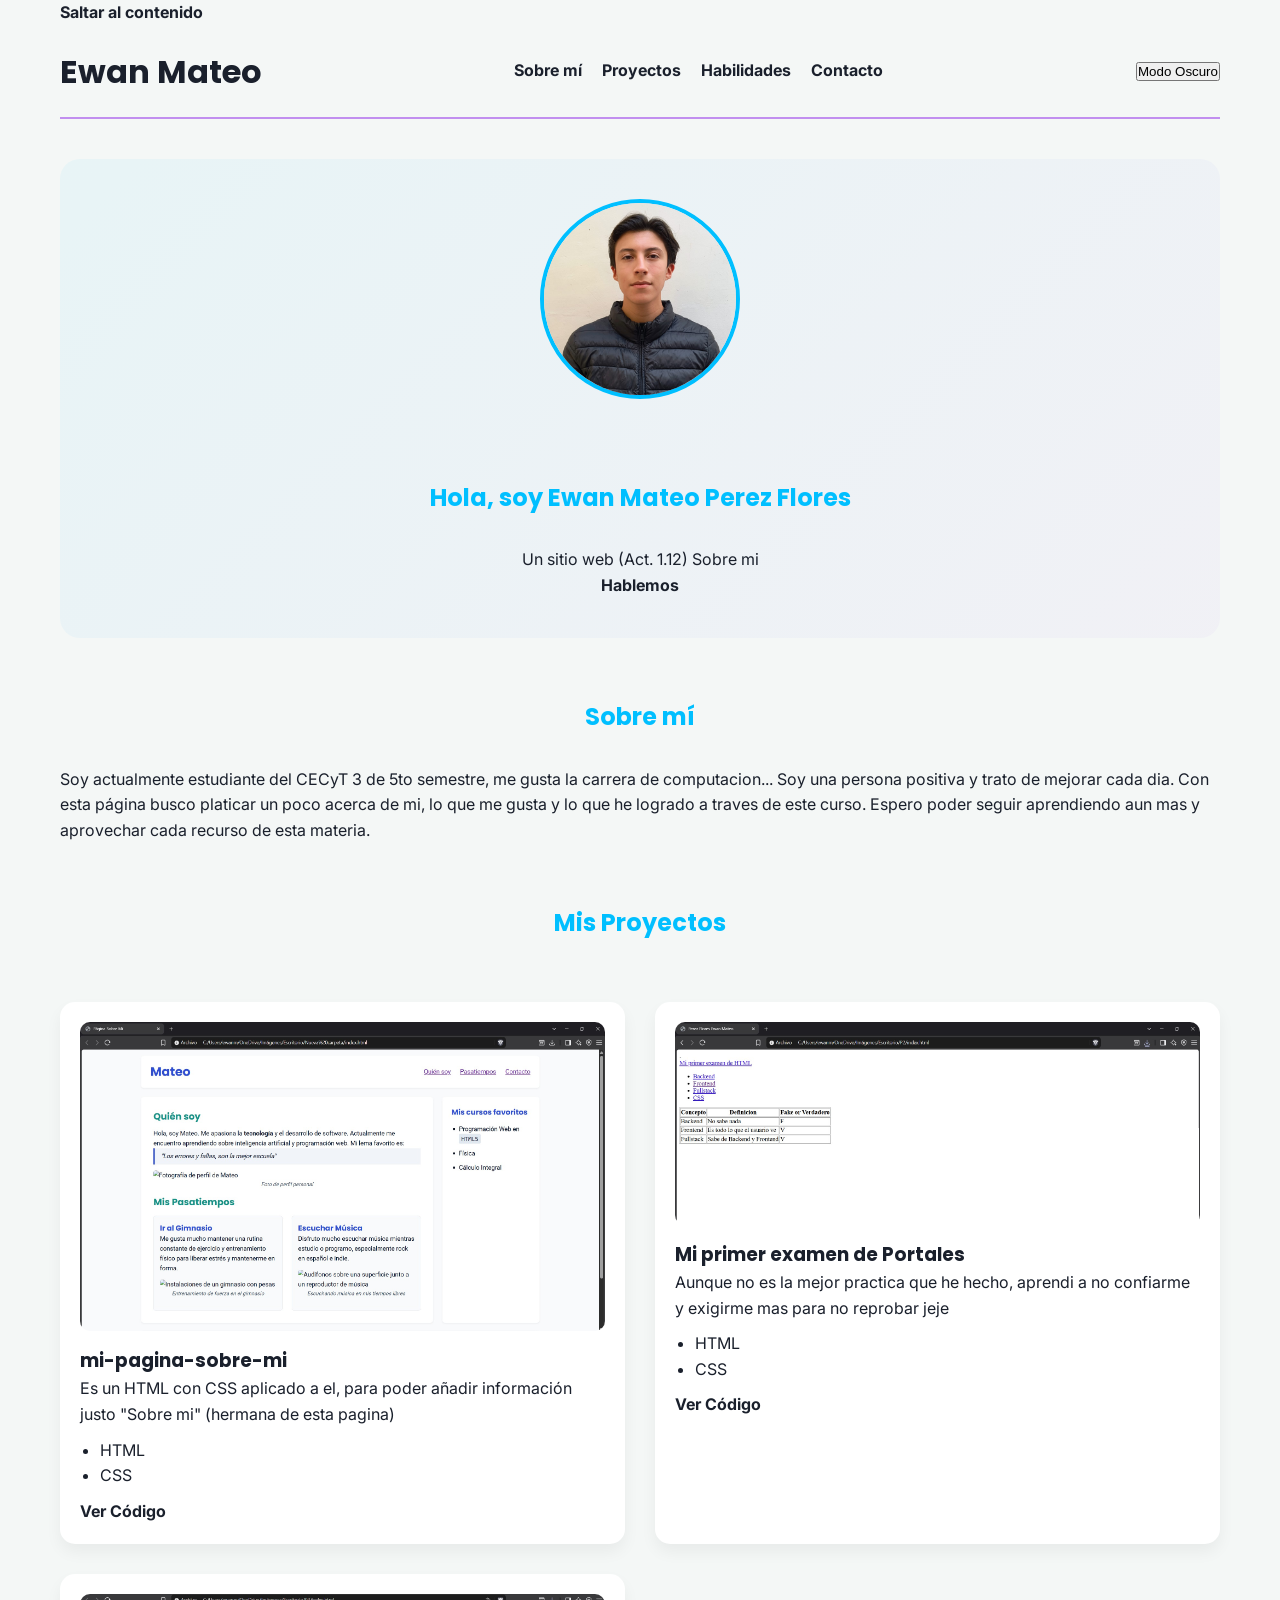
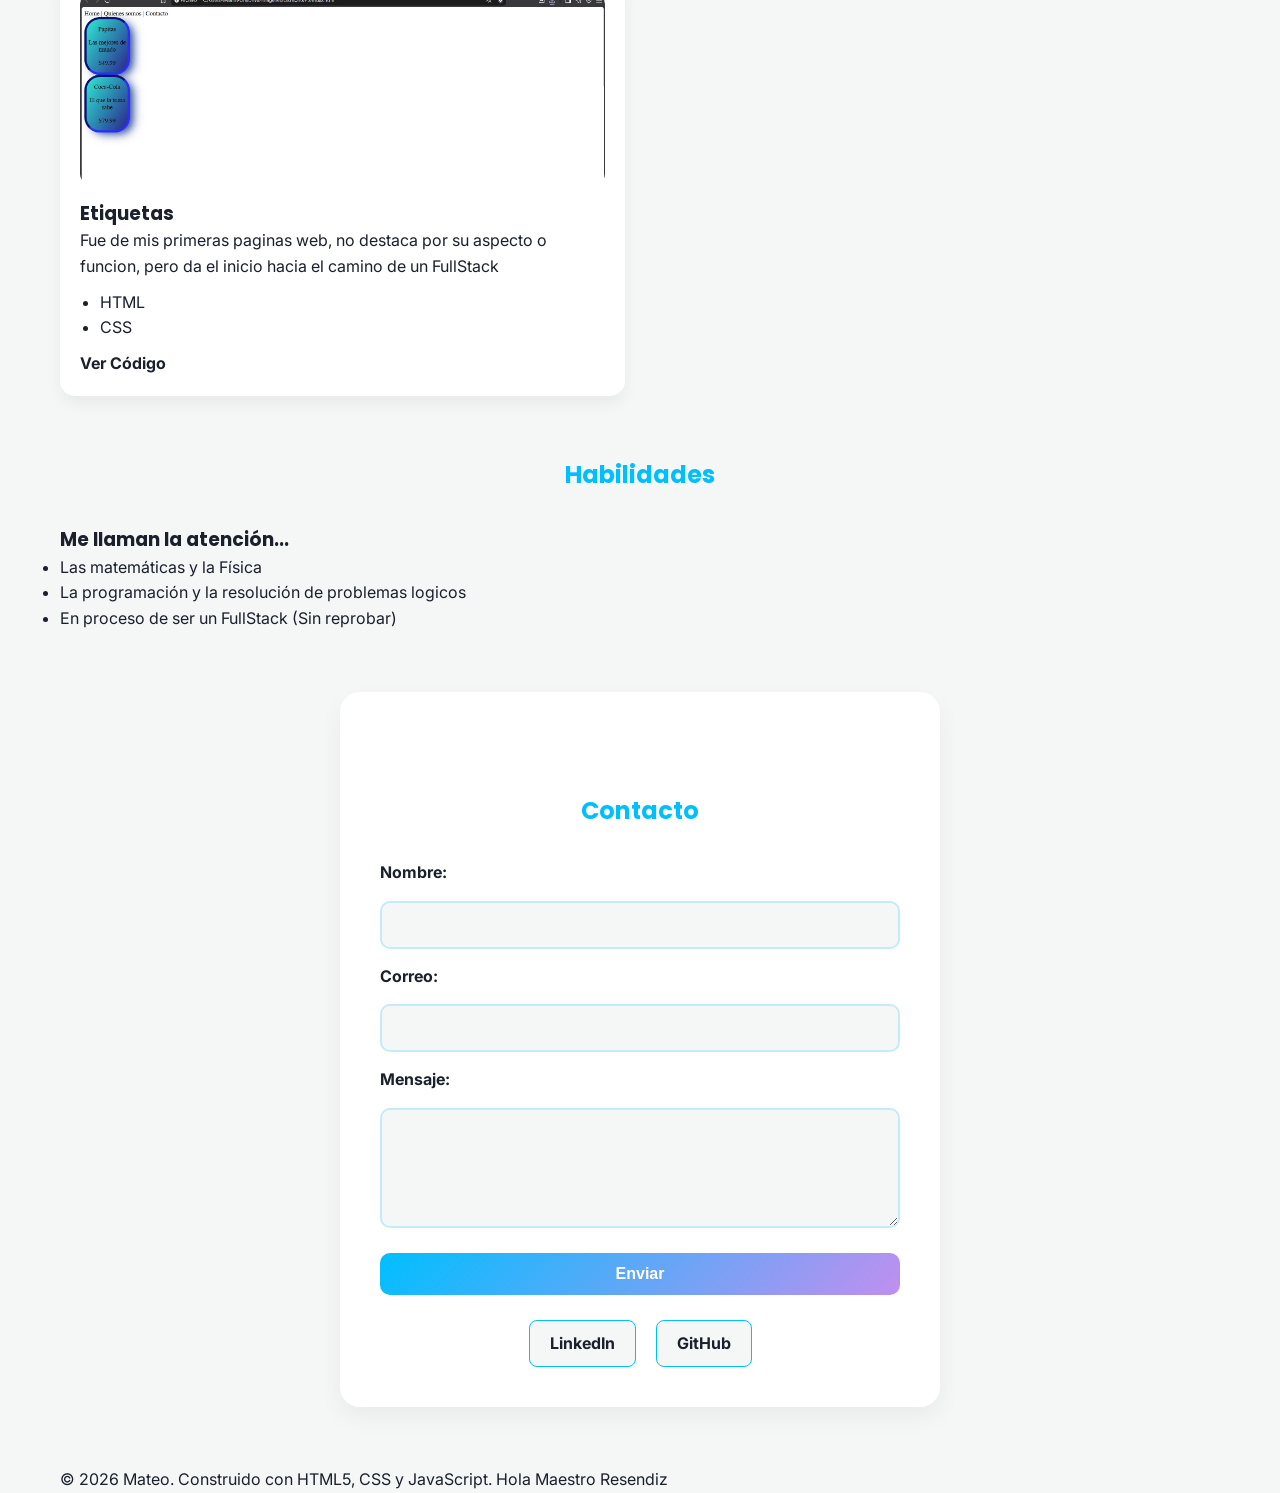
<file: DOCUMENTOS/index.html>
<!DOCTYPE html>
<html lang="es">
<head>
    <meta charset="UTF-8">
    <meta name="viewport" content="width=device-width, initial-scale=1.0">
    <meta name="description" content="Portafolio de Mateo, SemiDesarrollador FullStack.">
    <title>Mateo Perez Flores</title>
    
    <link rel="stylesheet" href="css/00-reset.css">
    <link rel="stylesheet" href="css/01-variables.css">
    <link rel="stylesheet" href="css/02-tipografia.css">
    <link rel="stylesheet" href="css/03-layout.css">
    <link rel="stylesheet" href="css/04-componentes.css">
    <link rel="stylesheet" href="css/05-utilidades.css">
    <link rel="stylesheet" href="css/06-responsive.css">

</head>
<body>
    <a href="#main" class="skip-link">Saltar al contenido</a>

    <header>
        <h1>Ewan Mateo</h1>
        <nav id="menu">
            <ul>
                <li><a href="#sobre-mi">Sobre mí</a></li>
                <li><a href="#proyectos">Proyectos</a></li>
                <li><a href="#habilidades">Habilidades</a></li>
                <li><a href="#contacto">Contacto</a></li>
            </ul>
        </nav>
        <div class="controles">
            <button id="dark-mode-toggle">Modo Oscuro</button>
            <button id="menu-toggle">☰</button>
        </div>
    </header>

    <main id="main">
  
        <section id="hero">
            <img src="images/mifoto.jpg" alt="Foto profesional de Mateo">
            <div class="info">
                <h2>Hola, soy Ewan Mateo Perez Flores</h2>
                <p>Un sitio web (Act. 1.12) Sobre mi</p>
                <a href="#contacto">Hablemos</a>
            </div>
        </section>
        
  
        <section id="sobre-mi">
            <h2>Sobre mí</h2>
            <p>Soy actualmente estudiante del CECyT 3 de 5to semestre, me gusta la carrera de computacion... Soy una persona positiva y trato de mejorar cada dia. Con esta página busco platicar un poco acerca de mi, lo que me gusta y lo que he logrado a traves de este curso. Espero poder seguir aprendiendo aun mas y aprovechar cada recurso de esta materia.</p>
        </section>
        

        <section id="proyectos">
            <h2>Mis Proyectos</h2>
            

            <article class="proyecto">
                <img src="images/proyecto1.jpg" alt="Captura del proyecto 1">
                <div class="info">
                    <h3>mi-pagina-sobre-mi</h3>
                    <p>Es un HTML con CSS aplicado a el, para poder añadir información justo "Sobre mi" (hermana de esta pagina)</p>
                    <ul>
                        <li>HTML</li>
                        <li>CSS</li>
                    </ul>
                    <a href="https://github.com/ewanperez/Proyectos-html/tree/main/mi-pagina-sobre-mi">Ver Código</a>
                </div>
            </article>


            <article class="proyecto">
                <img src="images/proyecto2.jpg" alt="Captura del proyecto 2">
                <div class="info">
                    <h3>Mi primer examen de Portales</h3>
                    <p>Aunque no es la mejor practica que he hecho, aprendi a no confiarme y exigirme mas para no reprobar jeje</p>
                    <ul>
                        <li>HTML</li>
                        <li>CSS</li>
                    </ul>
                    <a href="https://github.com/ewanperez/Proyectos-html/tree/main/eva1.mx">Ver Código</a>
                </div>
            </article>


            <article class="proyecto">
                <img src="images/proyecto3.jpg" alt="Captura del proyecto 3">
                <div class="info">
                    <h3>Etiquetas</h3>
                    <p>Fue de mis primeras paginas web, no destaca por su aspecto o funcion, pero da el inicio hacia el camino de un FullStack</p>
                    <ul>
                        <li>HTML</li>
                        <li>CSS</li>
                    </ul>
                    <a href="https://github.com/ewanperez/Proyectos-html/tree/main/Etiquetas">Ver Código</a>
                </div>
            </article>
        </section>

        <section id="habilidades">
            <h2>Habilidades</h2>
            <div>
                <h3>Me llaman la atención...</h3>
                <ul>
                    <li>Las matemáticas y la Física</li>
                    <li>La programación y la resolución de problemas logicos</li>
                    <li>En proceso de ser un FullStack (Sin reprobar)</li>
                </ul>
            </div>
        </section>


        <section id="contacto">
            <h2>Contacto</h2>
            <form action="#" method="POST">
                <label for="nombre">Nombre:</label>
                <input type="text" id="nombre" name="nombre" required>
                
                <label for="email">Correo:</label>
                <input type="email" id="email" name="email" required>
                
                <label for="mensaje">Mensaje:</label>
                <textarea id="mensaje" name="mensaje" required></textarea>
                
                <button type="submit">Enviar</button>
            </form>
            <div class="redes">
                <a href="https://www.linkedin.com/in/perez-flores-ewan-mateo-13123a442" target="_blank">LinkedIn</a>
                <a href="https://github.com/ewanperez" target="_blank">GitHub</a>
            </div>
        </section>
    </main>

    <footer>
        <p>&copy; 2026 Mateo. Construido con HTML5, CSS y JavaScript. Hola Maestro Resendiz</p>
    </footer>

    <script src="js/app.js"></script>
</body>
</html>
</file>
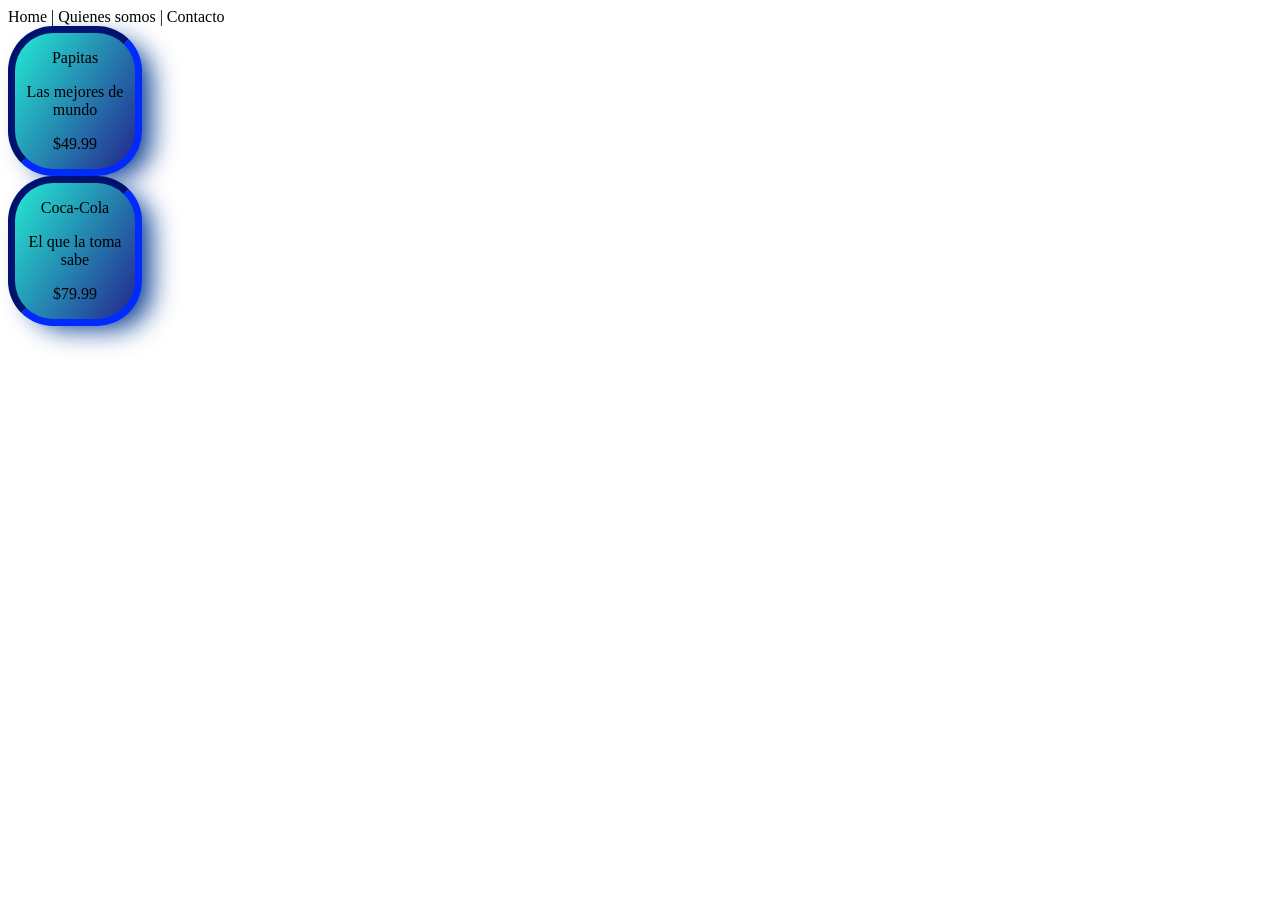
<file: Etiquetas/index.html>
<!DOCTYPE html>
<html lang="en">
<head>
    <meta charset="UTF-8">
    <meta name="viewport" content="width=device-width, initial-scale=1.0">
    <title>Document</title>
    <link rel="stylesheet" href="css/misestilos.css">
</head>
<body>
    <section>
        <nav>
            <div class="menu"> Home | Quienes somos | Contacto</div>
        </nav>
    </section>
    
    <div class="ficha">
        <p>Papitas</p>
        <p>Las mejores de mundo</p>
        <p>$49.99</p>
    </div>
    
    <div class="ficha">
        <p>Coca-Cola</p>
        <p>El que la toma sabe</p>
        <p>$79.99</p>
    </div>

    <section>
        <footer>
            
        </footer>
    </section>
</body>
</html>
</file>
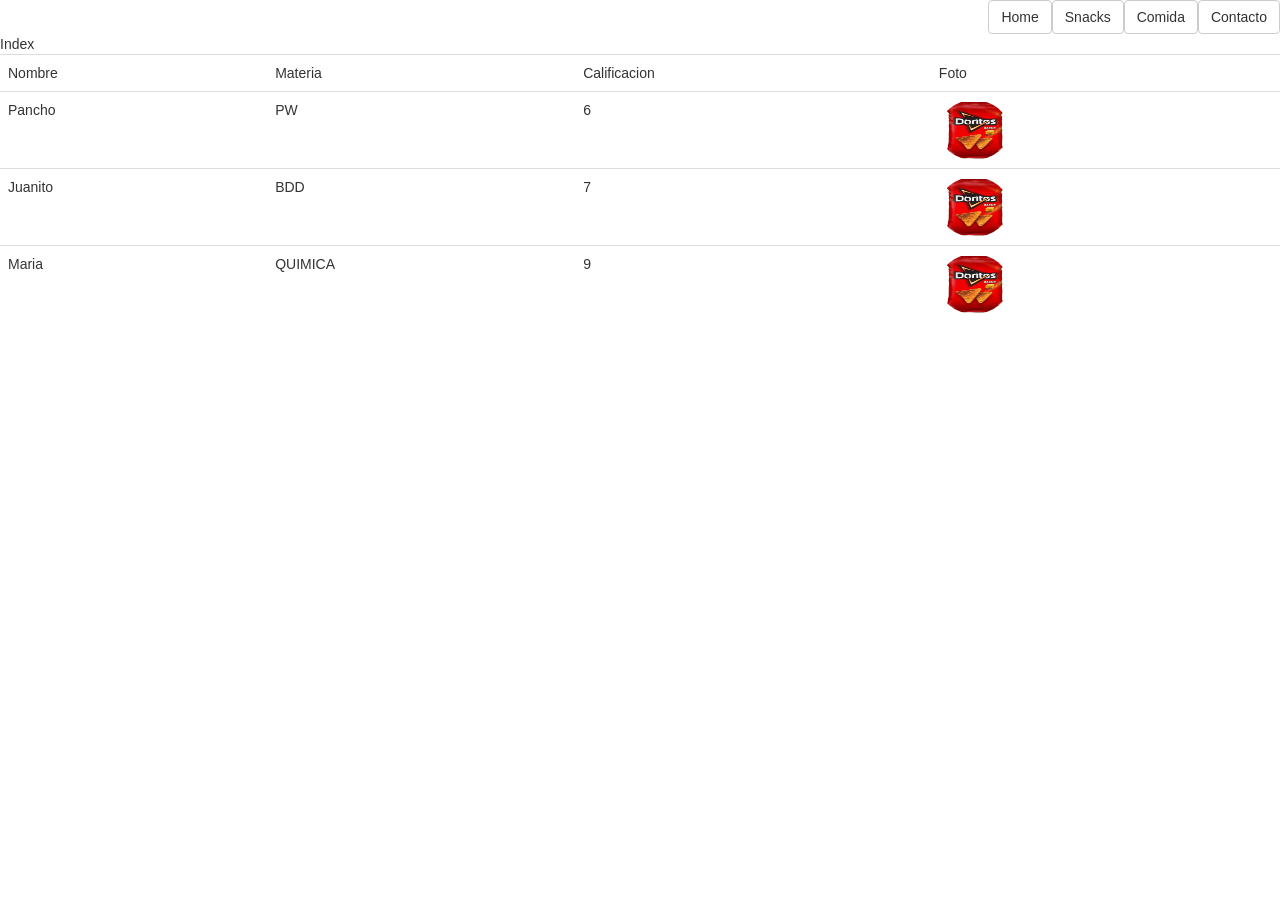
<file: eva1.mx/index.html>
<!DOCTYPE html>
<html lang="en">
<head> <link rel="stylesheet" href="css/bootstrap.css">
    <meta charset="UTF-8">
    <meta name="viewport" content="width=device-width, initial-scale=1.0">
    <title>Evaluacion 1</title>
    <link rel="stylesheet" href="css/estilos.css">
</head>



<body>

<nav> 
    <div class="Menu">
    <a class="btn btn-default" href="index.html">Home</a>
    <a class="btn btn-default" href="snack.html">Snacks</a>
    <a class="btn btn-default" href="comida.html">Comida</a>
    <a class="btn btn-default" href="contacto.html">Contacto</a>
    </div>
</nav>

<header>Index</header>

    
     <bootstrap>
       
   <table class="table table-hover">
     <tr>
      <td>Nombre</td>
      <td>Materia</td>
      <td>Calificacion</td>
    <td>Foto</td>
  </tr>
  <tr>
    <td>Pancho</td>
    <td>PW</td>
    <td>6</td>
    <td><img src="images/papitas.jpg" alt="" class="img-circle" width="70" height="60"></td>
  </tr>
  <tr>
    <td>Juanito</td>
    <td>BDD</td>
    <td>7</td>
    <td><img src="images/papitas.jpg" alt="" class="img-circle" width="70" height="60"></td>
  </tr>
  <tr>
    <td>Maria</td>
    <td>QUIMICA</td>
    <td>9</td>
    <td><img src="images/papitas.jpg" alt="" class="img-circle" width="70" height="60"></td> 
  </tr>
  
 </table>


</body>
</html>
</file>
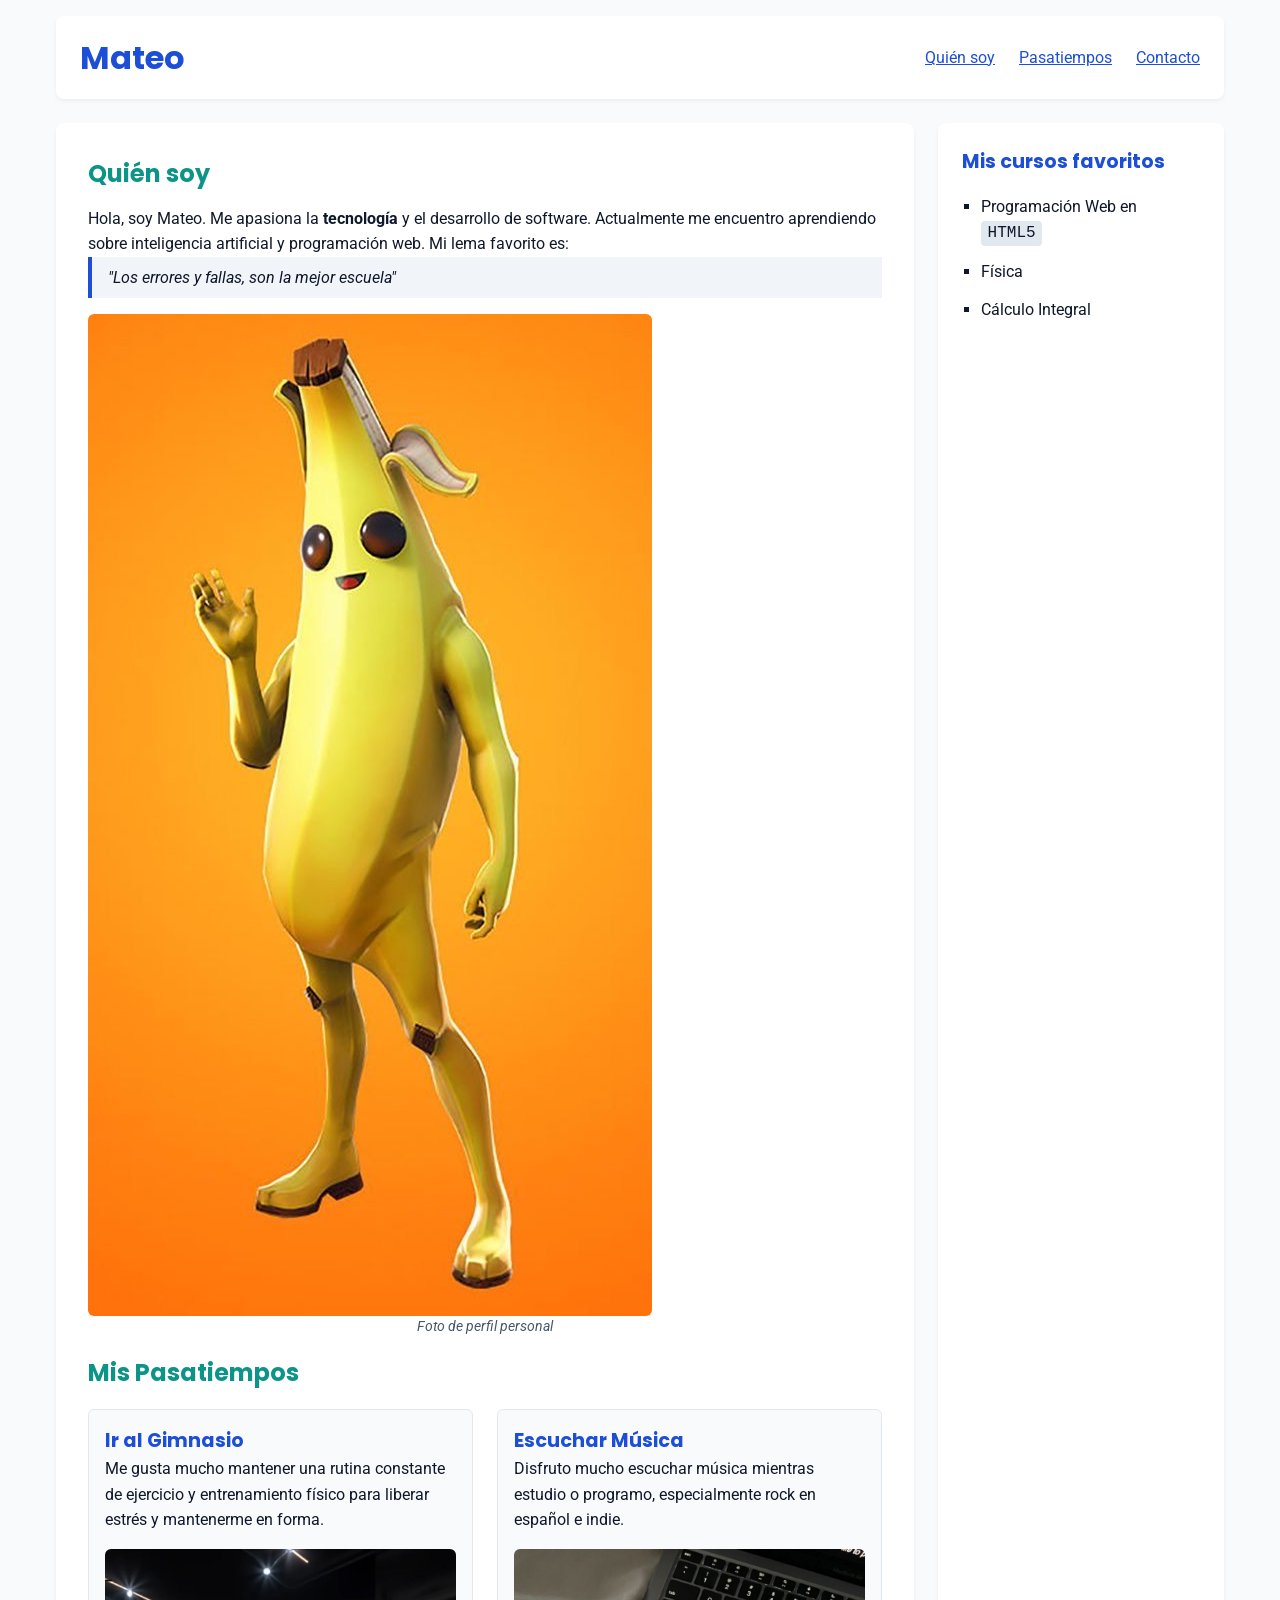
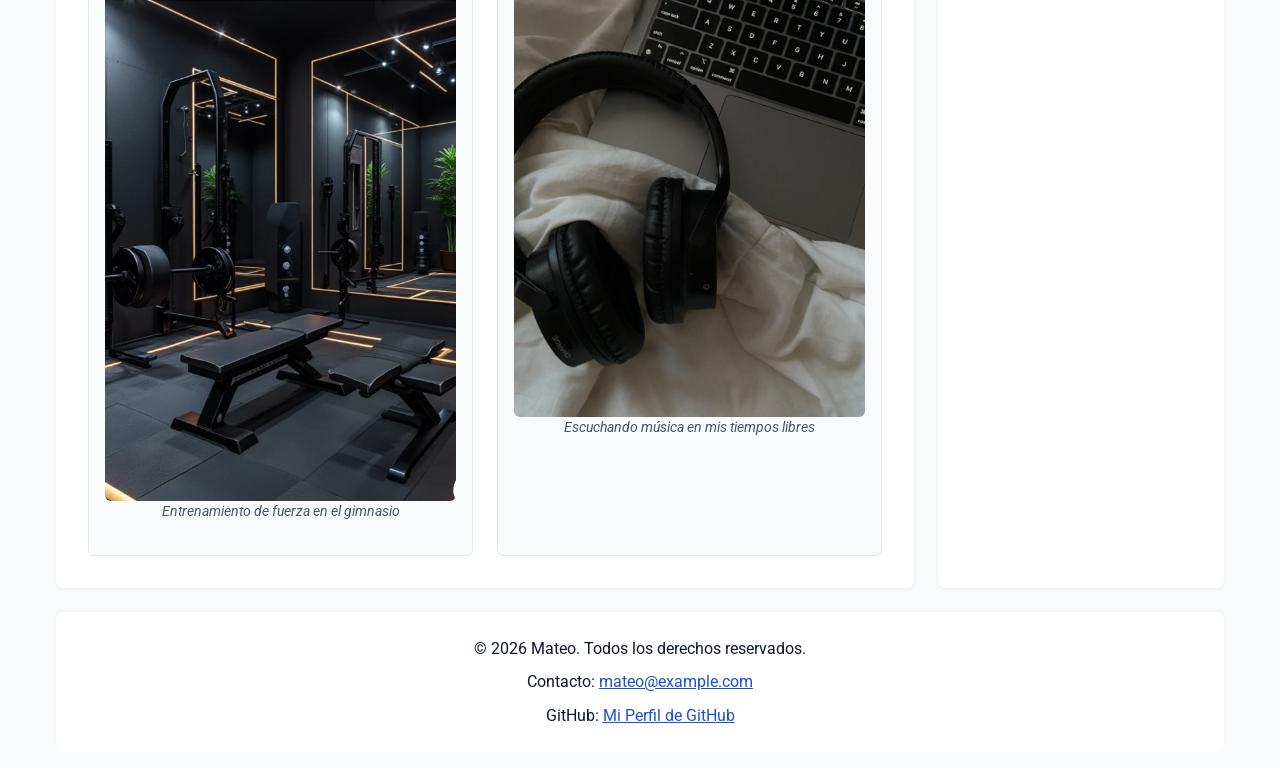
<file: mi-pagina-sobre-mi/index.html>
<!DOCTYPE html>
<html lang="es">
<head>
    <meta charset="UTF-8">
    <meta name="viewport" content="width=device-width, initial-scale=1.0">
    <title>Página Sobre Mí</title>

    
    <link rel="preconnect" href="https://fonts.googleapis.com">
    <link rel="preconnect" href="https://fonts.gstatic.com" crossorigin>
    <link href="https://fonts.googleapis.com/css2?family=Poppins:wght@600;700&family=Roboto:wght@400;700&display=swap" rel="stylesheet">

    
    <link rel="stylesheet" href="css/estilos.css">
</head>
<body>

    
    <div class="layout">

       
        <header class="header">
            <div class="logo">
                <h1>Mateo</h1>
            </div>
            <nav class="navbar" aria-label="Menú principal">
                <ul>
                    <li><a href="#quien-soy">Quién soy</a></li>
                    <li><a href="#pasatiempos">Pasatiempos</a></li>
                    <li><a href="#contacto">Contacto</a></li>
                </ul>
            </nav>
        </header>

    
        <main class="main">

   
            <section id="quien-soy" class="seccion">
                <h2>Quién soy</h2>
                <p>
                    Hola, soy Mateo. Me apasiona la <strong>tecnología</strong> y el desarrollo de software.
                    Actualmente me encuentro aprendiendo sobre inteligencia artificial y programación web.
                    Mi lema favorito es:
                </p>
                
                <blockquote>
                    <p><em>"Los errores y fallas, son la mejor escuela"</em></p>
                </blockquote>

                <figure>
                    <img src="images/foto-perfil.jpg" alt="Fotografía de perfil de Mateo">
                    <figcaption>Foto de perfil personal</figcaption>
                </figure>
            </section>

            <!-- Sección: Pasatiempos -->
            <section id="pasatiempos" class="seccion">
                <h2>Mis Pasatiempos</h2>

                <div class="pasatiempos-container">
                    <article class="card-pasatiempo">
                        <h3>Ir al Gimnasio</h3>
                        <p>
                            Me gusta mucho mantener una rutina constante de ejercicio y entrenamiento físico 
                            para liberar estrés y mantenerme en forma.
                        </p>
                        <figure>
                            <img src="images/gimnasio.jpg" alt="Instalaciones de un gimnasio con pesas">
                            <figcaption>Entrenamiento de fuerza en el gimnasio</figcaption>
                        </figure>
                    </article>

                    <article class="card-pasatiempo">
                        <h3>Escuchar Música</h3>
                        <p>
                            Disfruto mucho escuchar música mientras estudio o programo, especialmente rock en español e indie.
                        </p>
                        <figure>
                            <img src="images/musica.jpg" alt="Audífonos sobre una superficie junto a un reproductor de música">
                            <figcaption>Escuchando música en mis tiempos libres</figcaption>
                        </figure>
                    </article>
                </div>
            </section>

        </main>

  
        <aside class="aside">
            <h3>Mis cursos favoritos</h3>
            <ul>
                <li>Programación Web en <code>HTML5</code></li>
                <li>Física</li>
                <li>Cálculo Integral</li>
            </ul>
        </aside>

        <footer id="contacto" class="footer">
            <p>&copy; 2026 Mateo. Todos los derechos reservados.</p>
            <p>Contacto: <a href="mailto:mateo@example.com">mateo@example.com</a></p>
            <p>GitHub: <a href="https://github.com/tu-usuario" target="_blank" rel="noopener noreferrer">Mi Perfil de GitHub</a></p>
        </footer>

    </div>

</body>
</html>
</file>
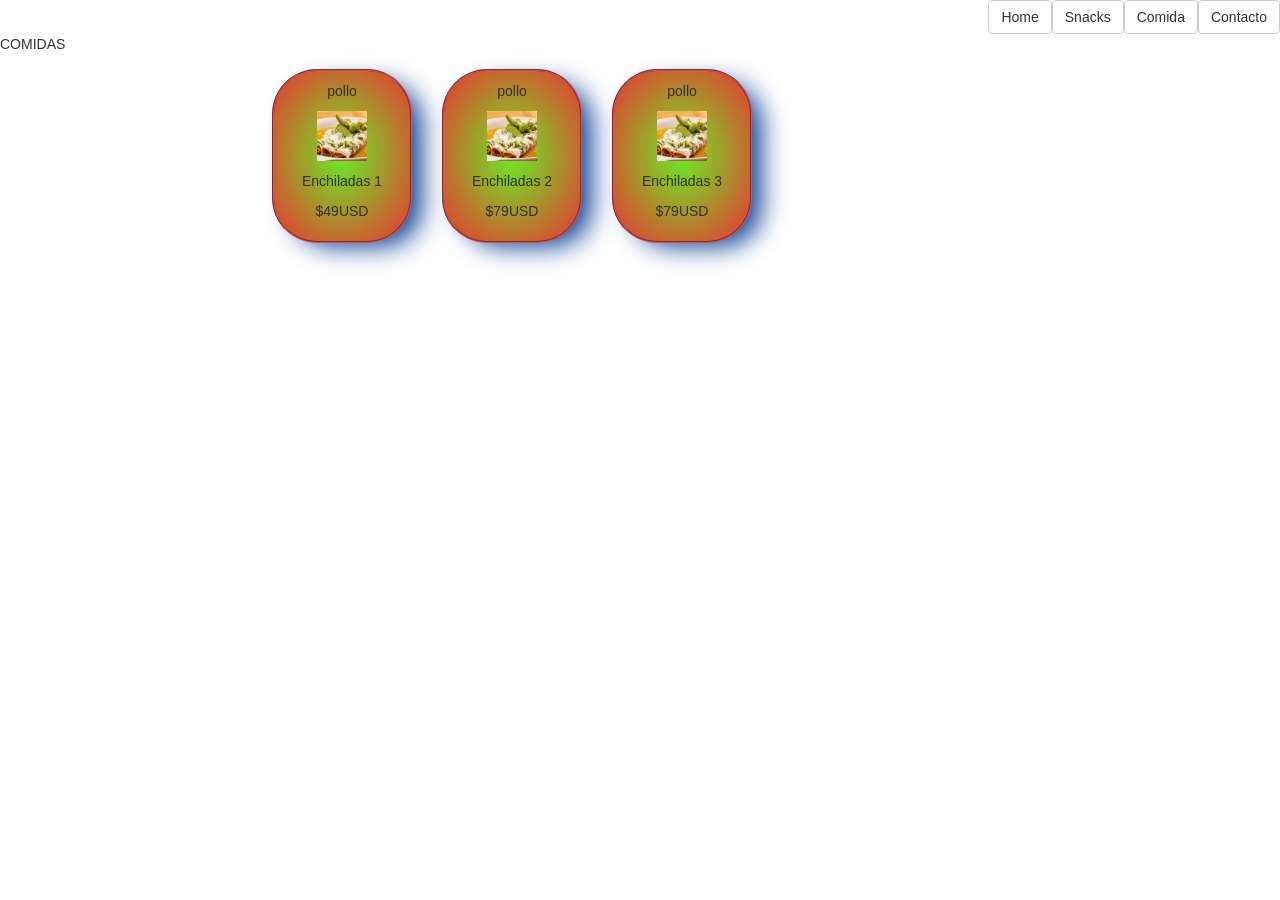
<file: eva1.mx/comida.html>
<!DOCTYPE html>
<html lang="en">
<head> <link rel="stylesheet" href="css/bootstrap.css">
    <meta charset="UTF-8">
    <meta name="viewport" content="width=device-width, initial-scale=1.0">
    <title>Evaluacion 1</title>
    <link rel="stylesheet" href="css/estilos.css">
</head>



<body>

<nav> 
    <div class="Menu">
    <a class="btn btn-default" href="index.html">Home</a>
    <a class="btn btn-default" href="snack.html">Snacks</a>
    <a class="btn btn-default" href="comida.html">Comida</a>
    <a class="btn btn-default" href="contacto.html">Contacto</a>
    </div>
</nav>

    
     <bootstrap>

       <header>COMIDAS</header>

 <div class="contenedor">
    <div class="ficha">
        <p class="titulo">pollo</p>
        <p class="imagen"><img src="images/pollo.jpg" alt="Ejemplo" width="50" height="50"></p>
        <p class="descripcion">Enchiladas 1</p>
        <p class="precio">$49<span class="moneda">USD</span></p>

  </div>
    
    <div class="ficha">
        <p class="titulo">pollo</p>
        <p class="imagen"><img src="images/pollo.jpg" alt="Ejemplo" width="50" height="50"></p>
        <p class="descripcion">Enchiladas 2</p>
        <p class="precio">$79<span class="moneda">USD</span></p>
    </div>

    <div class="ficha">
        <p class="titulo">pollo</p>
        <p class="imagen"><img src="images/pollo.jpg" alt="Ejemplo" width="50" height="50"></p>
        <p class="descripcion">Enchiladas 3</p>
        <p class="precio">$79<span class="moneda">USD</span></p>
    </div>

</body>
</html>
</file>
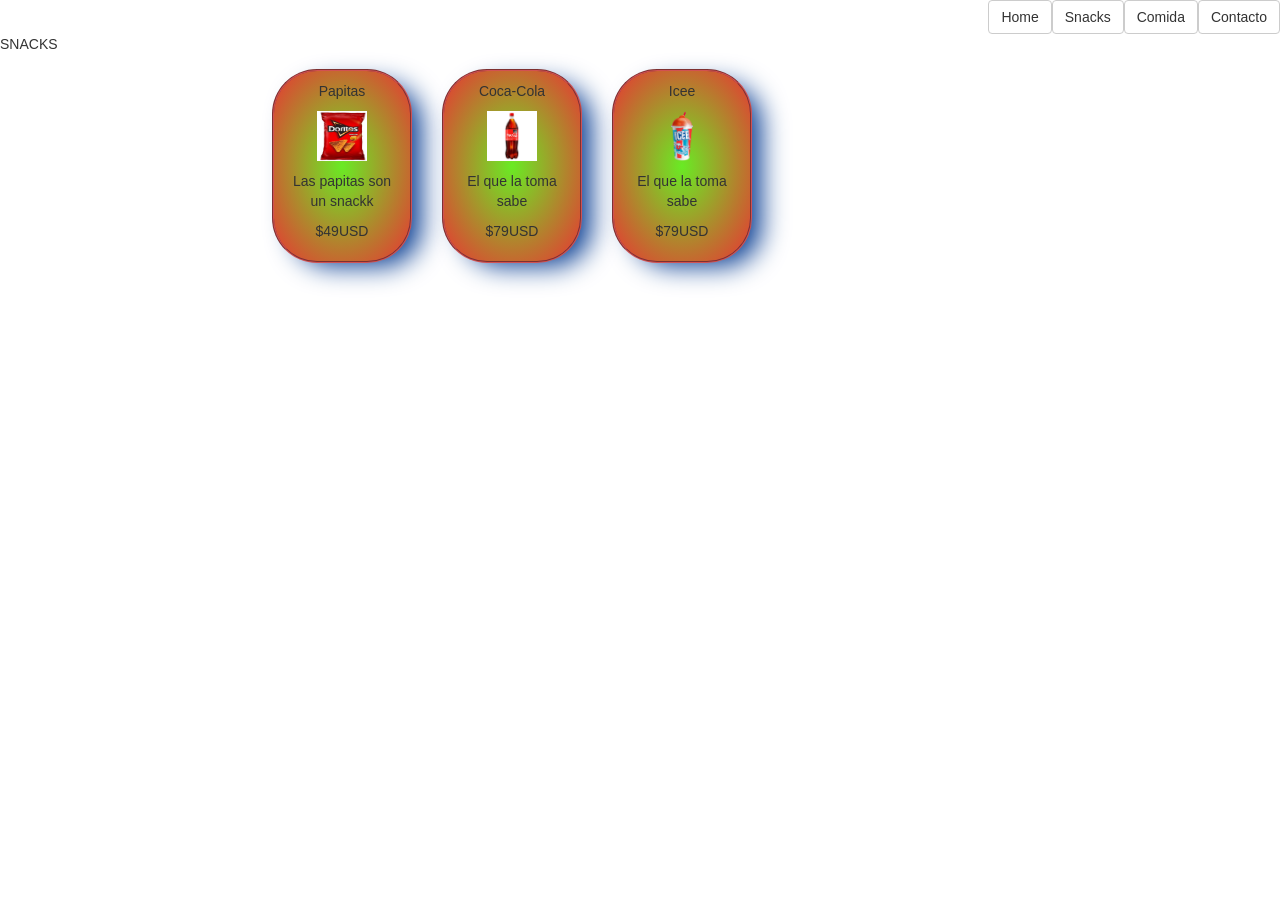
<file: eva1.mx/snack.html>
<!DOCTYPE html>
<html lang="en">
<head> <link rel="stylesheet" href="css/bootstrap.css">
    <meta charset="UTF-8">
    <meta name="viewport" content="width=device-width, initial-scale=1.0">
    <title>Evaluacion 1</title>
    <link rel="stylesheet" href="css/estilos.css">
</head>



<body>
    
<nav> 
    <div class="Menu">
    <a class="btn btn-default" href="index.html">Home</a>
    <a class="btn btn-default" href="snack.html">Snacks</a>
    <a class="btn btn-default" href="comida.html">Comida</a>
    <a class="btn btn-default" href="contacto.html">Contacto</a>
    </div>
</nav>

    
     <bootstrap>
       
   
   <header>SNACKS</header>


 <div class="contenedor">
    <div class="ficha">
        <p class="titulo">Papitas</p>
        <p class="imagen"><img src="images/papitas.jpg" alt="Ejemplo" width="50" height="50"></p>
        <p class="descripcion">Las papitas son un snackk </p>
        <p class="precio">$49<span class="moneda">USD</span></p>

  </div>
    
    <div class="ficha">
        <p class="titulo">Coca-Cola</p>
        <p class="imagen"><img src="images/pepsi.jpg" alt="Ejemplo" width="50" height="50"></p>
        <p class="descripcion">El que la toma sabe</p>
        <p class="precio">$79<span class="moneda">USD</span></p>
    </div>

    <div class="ficha">
        <p class="titulo">Icee</p>
        <p class="imagen"><img src="images/icee.jpg" alt="Ejemplo" width="50" height="50"></p>
        <p class="descripcion">El que la toma sabe</p>
        <p class="precio">$79<span class="moneda">USD</span></p>
    </div>

</body>
</html>
</file>
<file: DOCUMENTOS/css/01-variables.css>
@import url('https://fonts.googleapis.com/css2?family=Inter:wght@400;600&family=Poppins:wght@600;700&display=swap');

:root {
    --color-fondo: #F4F7F6;
    --color-texto: #1A202C;
    --color-primario: #00BFFF;
    --color-acento: #c18fef;    
    --color-tarjeta: #FFFFFF;

    --font-principal: 'Inter', system-ui, sans-serif;
    --font-titulos: 'Poppins', sans-serif;
}

.dark {
    --color-fondo: #0F172A;
    --color-texto: #F8FAFC;
    --color-tarjeta: #1E293B;
}
</file>
<file: DOCUMENTOS/css/02-tipografia.css>
body {
    font-family: var(--font-principal); 
}

h1, h2, h3 { 
    font-family: var(--font-titulos); 
}

h2 { 
    text-align: center; 
    margin: 60px 0 30px; 
    color: var(--color-primario); 
}

a { 
    text-decoration: none; 
    color: var(--color-texto); 
    font-weight: bold; 
}

a:hover { 
    color: var(--color-primario); 
}
</file>
<file: DOCUMENTOS/css/03-layout.css>
body {
    background-color: var(--color-fondo);
    color: var(--color-texto);
    max-width: 1200px;
    margin: 0 auto;
    padding: 0 20px;
}

header {
    display: flex;
    justify-content: space-between;
    align-items: center;
    padding: 20px 0;
    border-bottom: 2px solid var(--color-acento);
}

nav ul { 
    display: flex; 
    list-style: none; 
    gap: 20px; 
}

#hero {
    display: flex;
    flex-direction: column;
    align-items: center;
    text-align: center;
    margin-top: 40px;
    padding: 40px;
    background: linear-gradient(135deg, rgba(0, 191, 255, 0.05), rgba(180, 122, 234, 0.05));
    border-radius: 20px;
}

#proyectos {
    display: grid;
    grid-template-columns: repeat(auto-fit, minmax(400px, 1fr));
    gap: 30px;
}

#proyectos h2 {
    grid-column: 1 / -1;
}

.controles {
    display: flex;
    gap: 15px;
    align-items: center;
}
</file>
<file: DOCUMENTOS/css/04-componentes.css>
#hero img {
    width: 200px;
    height: 200px;
    object-fit: cover;
    border-radius: 50%;
    border: 4px solid var(--color-primario);
    margin-bottom: 20px;
}

.proyecto {
    background-color: var(--color-tarjeta);
    border-radius: 15px;
    padding: 20px;
    box-shadow: 0 8px 16px rgba(0,0,0,0.05);
    transition: transform 0.3s;
}

.proyecto:hover {
    transform: translateY(-5px);
    border-bottom: 4px solid var(--color-acento);
}

.proyecto img {
    width: 100%;
    height: auto; 
    object-fit: contain; 
    border-radius: 10px;
    margin-bottom: 15px;
}

.proyecto ul {
    padding-left: 20px;
    margin: 10px 0;
}

#contacto {
    max-width: 600px;
    margin: 60px auto;
    background-color: var(--color-tarjeta);
    padding: 40px;
    border-radius: 20px;
    box-shadow: 0 10px 25px rgba(0,0,0,0.05);
}

#contacto form {
    display: flex;
    flex-direction: column;
    gap: 15px;
}

#contacto label {
    font-weight: bold;
    color: var(--color-texto);
}

#contacto input, 
#contacto textarea {
    width: 100%;
    padding: 12px 15px;
    border: 2px solid rgba(0, 191, 255, 0.2);
    border-radius: 10px;
    background-color: var(--color-fondo);
    color: var(--color-texto);
    font-family: var(--font-principal);
    font-size: 1rem;
    transition: border-color 0.3s;
}

#contacto input:focus, 
#contacto textarea:focus {
    outline: none;
    border-color: var(--color-primario);
}

#contacto textarea {
    height: 120px;
    resize: vertical;
}

#contacto button[type="submit"] {
    background: linear-gradient(135deg, var(--color-primario), var(--color-acento));
    color: #fff;
    border: none;
    padding: 12px;
    border-radius: 10px;
    font-weight: bold;
    font-size: 1rem;
    cursor: pointer;
    transition: opacity 0.3s, transform 0.2s;
    margin-top: 10px;
}

#contacto button[type="submit"]:hover {
    opacity: 0.9;
    transform: translateY(-2px);
}

.redes {
    display: flex;
    justify-content: center;
    gap: 20px;
    margin-top: 25px;
}

.redes a {
    background-color: var(--color-fondo);
    padding: 10px 20px;
    border-radius: 8px;
    border: 1px solid var(--color-primario);
    transition: background 0.3s, color 0.3s;
}

.redes a:hover {
    background-color: var(--color-primario);
    color: #fff;
}
</file>
<file: DOCUMENTOS/css/05-utilidades.css>
.text-center { text-align: center; }
.mt-1 { margin-top: 10px; }
.mt-2 { margin-top: 20px; }
</file>
<file: DOCUMENTOS/css/06-responsive.css>
#menu-toggle {
    display: none;
    background: none;
    border: none;
    font-size: 24px;
    color: var(--color-texto);
    cursor: pointer;
}

@media (max-width: 768px) {
    #menu-toggle {
        display: block; 
    }
    #menu {
        display: none; 
        width: 100%;
        text-align: center;
        margin-top: 15px;
    }
    #menu.activo {
        display: block; 
    }
    header {
        flex-wrap: wrap; 
    }
    nav ul {
        flex-direction: column; 
        gap: 15px;
    }
}
</file>
<file: Etiquetas/css/misestilos.css>
.ficha {
    -webkit-box-shadow: 15px 9px 27px -6px #073c92;
    -moz-box-shadow: 15px 9px 27px -6px #073c92;
    box-shadow: 15px 9px 27px -6px #073c92;
    width: 120px;
    border: 7px inset #0021c4;
    background-color: #24ebd3;  
    background-image: -webkit-linear-gradient(121deg, #24ebd3, #25248f);
    background-image: -o-linear-gradient(121deg, #24ebd3, #25248f);
    background-image: linear-gradient(121deg, #24ebd3, #25248f);
    -webkit-border-radius: 45px 45px 45px 45px;
    -moz-border-radius: 45px 45px 45px 45px;
    border-radius: 45px 45px 45px 45px;
    text-align: center;
}
</file>
<file: eva1.mx/css/estilos.css>
.contenedor {
    width: 80%; 
    display: flex;
    flex-direction: row;
    justify-content: center;
    align-items: center;
}

.ficha {
    -webkit-box-shadow: 15px 9px 27px -6px #073c92;
    -moz-box-shadow: 15px 9px 27px -6px #073c92;
    box-shadow: 15px 9px 27px -6px #073c92;
    width: 140px;
    margin: 15px;
    padding: 10px; 
   border: 2px groove #d25151;
   background-color: #69eb24; 
background-image: -webkit-radial-gradient(#69eb24, #ea3434);
background-image: -o-radial-gradient(#69eb24, #ea3434);
background-image: radial-gradient(#69eb24, #ea3434);
    -webkit-border-radius: 45px 45px 45px 45px;
    -moz-border-radius: 45px 45px 45px 45px;
    border-radius: 45px 45px 45px 45px;
    text-align: center;
}

.Menu {
  display: flex;
  justify-content: flex-end; 
}

.header {
  
  justify-content: center;
}
</file>
<file: mi-pagina-sobre-mi/css/estilos.css>
/* =========================================================
   1. RESET UNIVERSAL
   ========================================================= */
*, *::before, *::after {
    box-sizing: border-box;
    margin: 0;
    padding: 0;
}

/* =========================================================
   2. VARIABLES EN :root
   ========================================================= */
:root {
    --color-primario: #1D4ED8;
    --color-secundario: #0D9488;
    --color-fondo: #F8FAFC;
    --color-superficie: #FFFFFF;
    --color-texto: #0F172A;
    --color-enlace: #1D4ED8;
    --color-focus: #F59E0B;
    
    --fuente-titulos: 'Poppins', sans-serif;
    --fuente-cuerpo: 'Roboto', sans-serif;
}

body {
    font-family: var(--fuente-cuerpo);
    font-size: 1rem;
    line-height: 1.6;
    background-color: var(--color-fondo);
    color: var(--color-texto);
    min-height: 100vh;
}


.layout {
    display: grid;
  
    grid-template-columns: 3fr 1fr;
    
    grid-template-rows: auto 1fr auto;
  
    grid-template-areas: 
        "header header"
        "main   aside"
        "footer footer";
    min-height: 100vh;
    gap: 1.5rem;
    max-width: 1200px;
    margin: 0 auto;
    padding: 1rem;
}

.header { grid-area: header; }
.main   { grid-area: main; }
.aside  { grid-area: aside; }
.footer { grid-area: footer; }



.header {
    display: flex;
    justify-content: space-between;
    align-items: center;
    background-color: var(--color-superficie);
    padding: 1rem 1.5rem;
    border-radius: 8px;
    box-shadow: 0 2px 4px rgba(0,0,0,0.05);
}

.navbar ul {
    display: flex;
    gap: 1.5rem;
    list-style: none;
}


.pasatiempos-container {
    display: flex;
    flex-wrap: wrap;
    gap: 1.5rem;
    margin-top: 1rem;
}

.card-pasatiempo {
    flex: 1 1 250px; /* Crece y se adapta responsivamente */
    background-color: var(--color-fondo);
    padding: 1rem;
    border-radius: 6px;
    border: 1px solid #E2E8F0;
}

/* Aside con Flexbox vertical (Paso 9) */
.aside {
    background-color: var(--color-superficie);
    padding: 1.5rem;
    border-radius: 8px;
    box-shadow: 0 2px 4px rgba(0,0,0,0.05);
    display: flex;
    flex-direction: column;
    gap: 1rem;
}

.aside ul {
    display: flex;
    flex-direction: column;
    gap: 0.75rem;
    list-style-type: square;
    padding-left: 1.2rem;
}


.main {
    background-color: var(--color-superficie);
    padding: 2rem;
    border-radius: 8px;
    box-shadow: 0 2px 4px rgba(0,0,0,0.05);
}

.footer {
    background-color: var(--color-superficie);
    padding: 1.5rem;
    text-align: center;
    border-radius: 8px;
    box-shadow: 0 -2px 4px rgba(0,0,0,0.03);
    display: flex;
    flex-direction: column;
    gap: 0.5rem;
}


h1, h2, h3 {
    font-family: var(--fuente-titulos);
    font-weight: 700;
}

h1 { font-size: 2rem; color: var(--color-primario); }
h2 { font-size: 1.5rem; color: var(--color-secundario); margin-bottom: 0.75rem; }
h3 { font-size: 1.2rem; color: var(--color-primario); }

a:link { color: var(--color-enlace); text-decoration: underline; }
a:visited { color: #6B21A8; }
a:hover { color: var(--color-secundario); text-decoration: none; }
a:focus-visible { outline: 3px solid var(--color-focus); outline-offset: 3px; }

img { max-width: 100%; height: auto; border-radius: 6px; display: block; }
figure { margin: 1rem 0; }
figcaption { font-size: 0.85rem; font-style: italic; color: #475569; text-align: center; }
blockquote { border-left: 4px solid var(--color-primario); padding: 0.5rem 1rem; background: #F1F5F9; font-style: italic; }
code { background: #E2E8F0; padding: 0.2rem 0.4rem; border-radius: 4px; font-family: monospace; }


@media (max-width: 768px) {
    .layout {
        grid-template-columns: 1fr;
        grid-template-areas: 
            "header"
            "main"
            "aside"
            "footer";
    }

    .header {
        flex-direction: column;
        gap: 1rem;
        text-align: center;
    }
}
</file>
